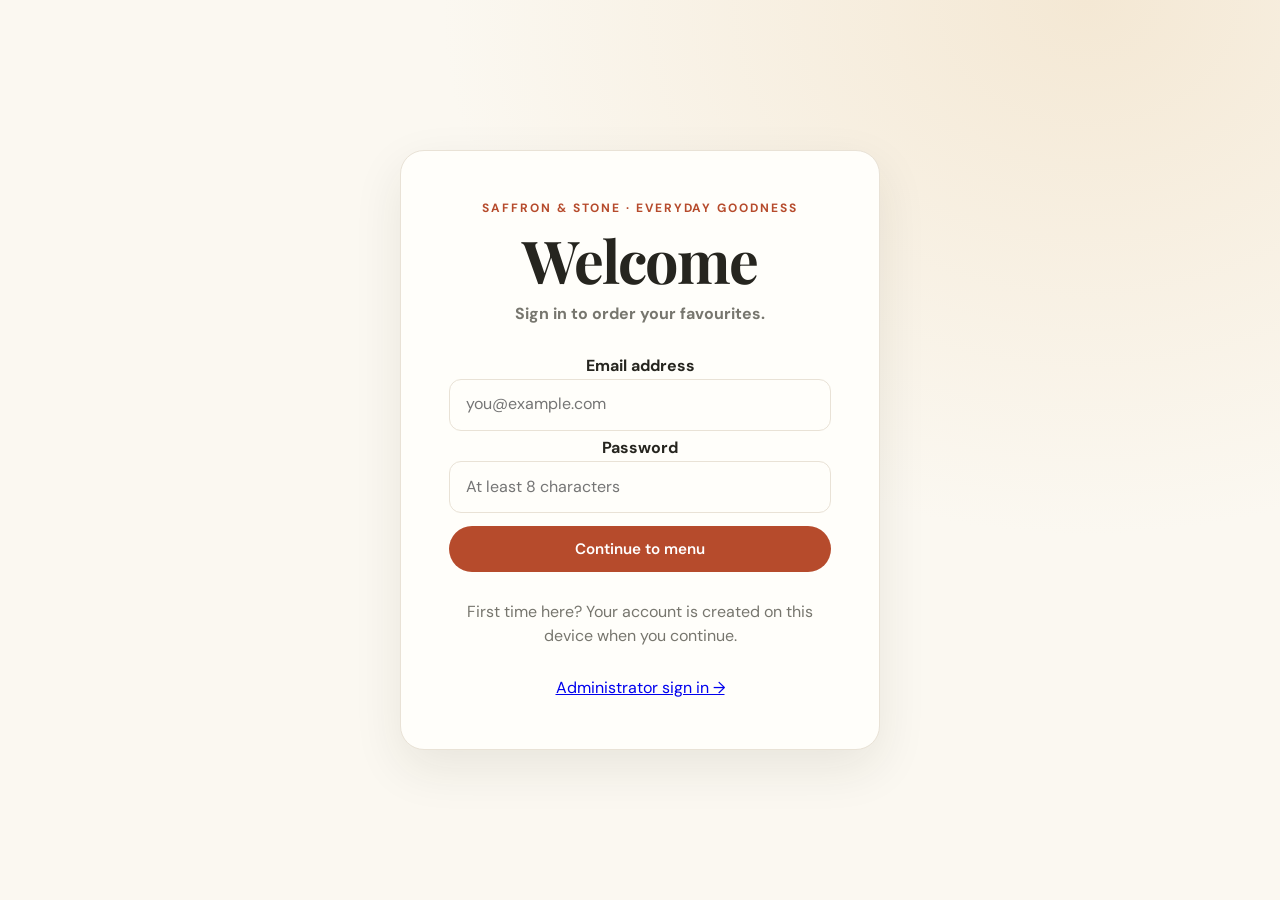
<file: index.html>
<!DOCTYPE html><html lang="en"><head><meta charset="UTF-8"><meta name="viewport" content="width=device-width,initial-scale=1"><title>Welcome · Saffron & Stone</title><link rel="stylesheet" href="index.css"><link rel="stylesheet" href="theme.css"><script src="lo.js" defer></script>  <link rel="stylesheet" href="polish.css">
</head><body><main class="Login"><p class="eyebrow">SAFFRON & STONE · EVERYDAY GOODNESS</p><h1>Welcome</h1><h4>Sign in to order your favourites.</h4><form id="loginForm"><label for="email">Email address</label><input type="email" id="email" placeholder="you@example.com" autocomplete="email" required><label for="password">Password</label><input type="password" id="password" placeholder="At least 8 characters" autocomplete="current-password" minlength="8" required><button type="submit">Continue to menu</button></form><p class="form-note">First time here? Your account is created on this device when you continue.</p><nav class="login-links"><a href="adminlogin.html">Administrator sign in →</a></nav></main><script>
async function passwordHash(password,salt){const key=await crypto.subtle.importKey('raw',new TextEncoder().encode(password),'PBKDF2',false,['deriveBits']);const bits=await crypto.subtle.deriveBits({name:'PBKDF2',salt:Uint8Array.from(atob(salt),c=>c.charCodeAt(0)),iterations:150000,hash:'SHA-256'},key,256);return btoa(String.fromCharCode(...new Uint8Array(bits)));}
document.getElementById('loginForm').addEventListener('submit',async event=>{event.preventDefault();const email=document.getElementById('email').value.trim().toLowerCase();const password=document.getElementById('password').value;if(password.length<8)return alert('Use a password with at least 8 characters.');const button=event.currentTarget.querySelector('button');button.disabled=true;try{const users=readStore('users',[]);let user=users.find(entry=>entry.email===email);if(user?.passwordHash){const attempt=await passwordHash(password,user.passwordSalt);if(attempt!==user.passwordHash){alert('Email or password is incorrect.');return;}}else{const saltBytes=crypto.getRandomValues(new Uint8Array(16));const salt=btoa(String.fromCharCode(...saltBytes));user=user||{email};delete user.password;user.passwordSalt=salt;user.passwordHash=await passwordHash(password,salt);if(!users.some(entry=>entry.email===email))users.push(user);}user.lastVisit=new Date().toISOString();writeStore('users',users);localStorage.setItem('currentUser',email);location.href='lo.html';}catch(error){alert('Sign in is unavailable in this browser. Open the site over HTTPS or through localhost and try again.');}finally{button.disabled=false;}});
</script></body></html>
</file>
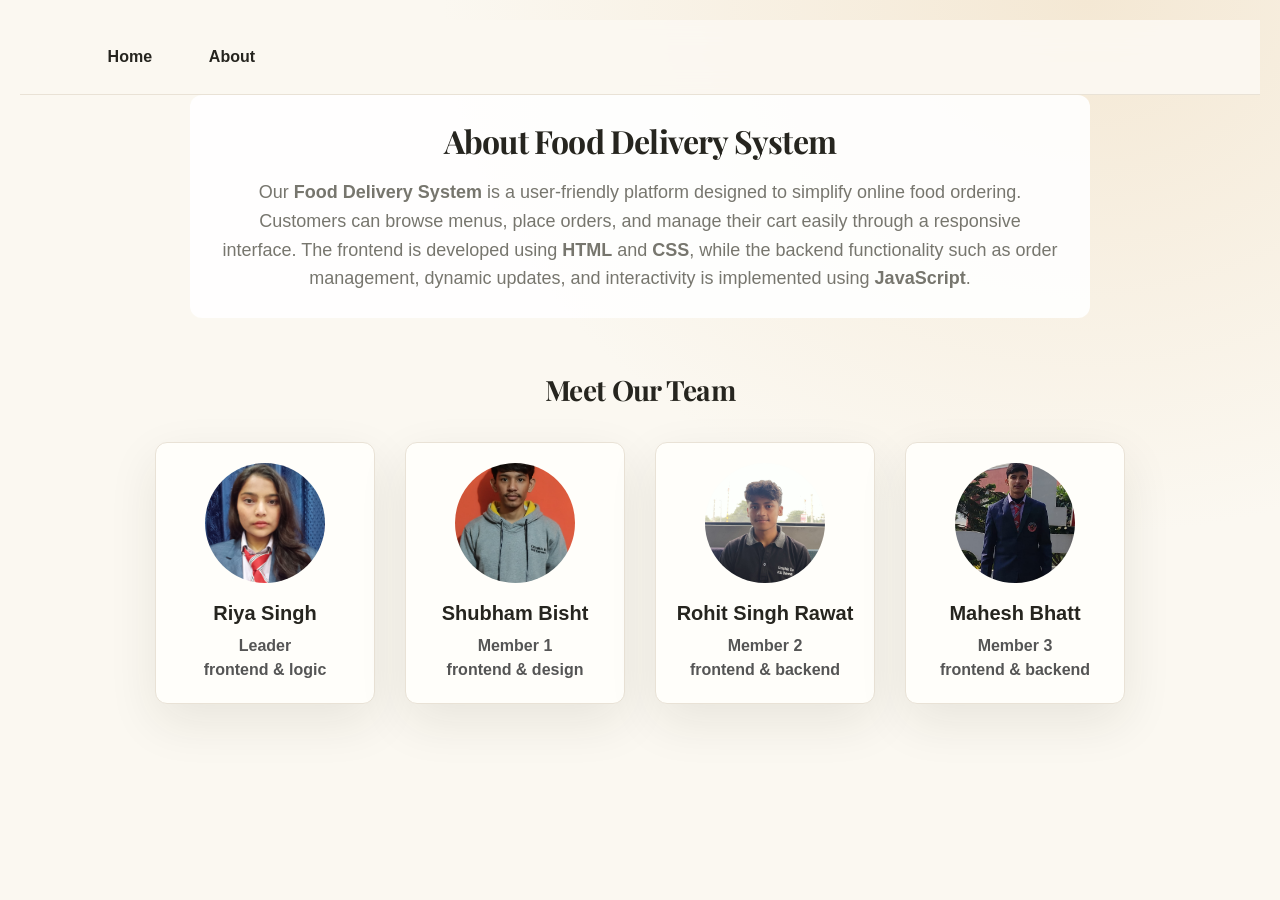
<file: about.html>
<!DOCTYPE html>
<html lang="en">
<head>
  <meta charset="UTF-8">
  <meta name="viewport" content="width=device-width, initial-scale=1.0">
  <title>About - Food Delivery System</title>
  <link rel="stylesheet" href="about.css">
  <link rel="stylesheet" href="theme.css">
  <link rel="stylesheet" href="polish.css">
</head>
<body>

  <!-- Header -->
  <header>
    <div class="nav-links">
      <a href="lo.html">Home</a>
      <a href="about.html">About</a>
    </div>
  </header>

  <!-- About Section -->
  <section class="about-section">
    <h1>About Food Delivery System</h1>
    <p>
      Our <strong>Food Delivery System</strong> is a user-friendly platform designed to simplify
      online food ordering. Customers can browse menus, place orders, and manage their cart
      easily through a responsive interface. The frontend is developed using <strong>HTML</strong>
      and <strong>CSS</strong>, while the backend functionality such as order management,
      dynamic updates, and interactivity is implemented using <strong>JavaScript</strong>.
    </p>
  </section>

  <!-- Team Section -->
  <section class="team-section">
    <h2>Meet Our Team</h2>
    <div class="team-container">
      <!-- Leader -->
      <div class="team-member">
        <div class="member-photo leader" style="background-image: url('assets/images/riya.jpg');"></div>
        <h3>Riya Singh</h3>
        <p><strong>Leader</strong></p>
        <p><strong>frontend & logic</strong></p>
      </div>

      <!-- Member 1 -->
      <div class="team-member">
        <div class="member-photo member1" style="background-image: url('assets/images/shubham.jpg');"></div>
        <h3>Shubham Bisht</h3>
        <p><strong>Member 1</strong></p>
        <p><strong>frontend & design</strong></p>
      </div>

      <!-- Member 2 -->
      <div class="team-member">
        <div class="member-photo member2" style="background-image: url('assets/images/rohit.jpg');"></div>
        <h3>Rohit Singh Rawat</h3>
        <p><strong>Member 2</strong></p>
        <p><strong>frontend & backend</strong></p>
      </div>

      <!-- Member 3 -->
      <div class="team-member">
        <div class="member-photo member3" style="background-image: url('assets/images/mahesh.jpg');"></div>
        <h3>Mahesh Bhatt</h3>
        <p><strong>Member 3</strong></p>
        <p><strong>frontend & backend</strong></p>
      </div>
    </div>
  </section>

</body>
</html>
</file>
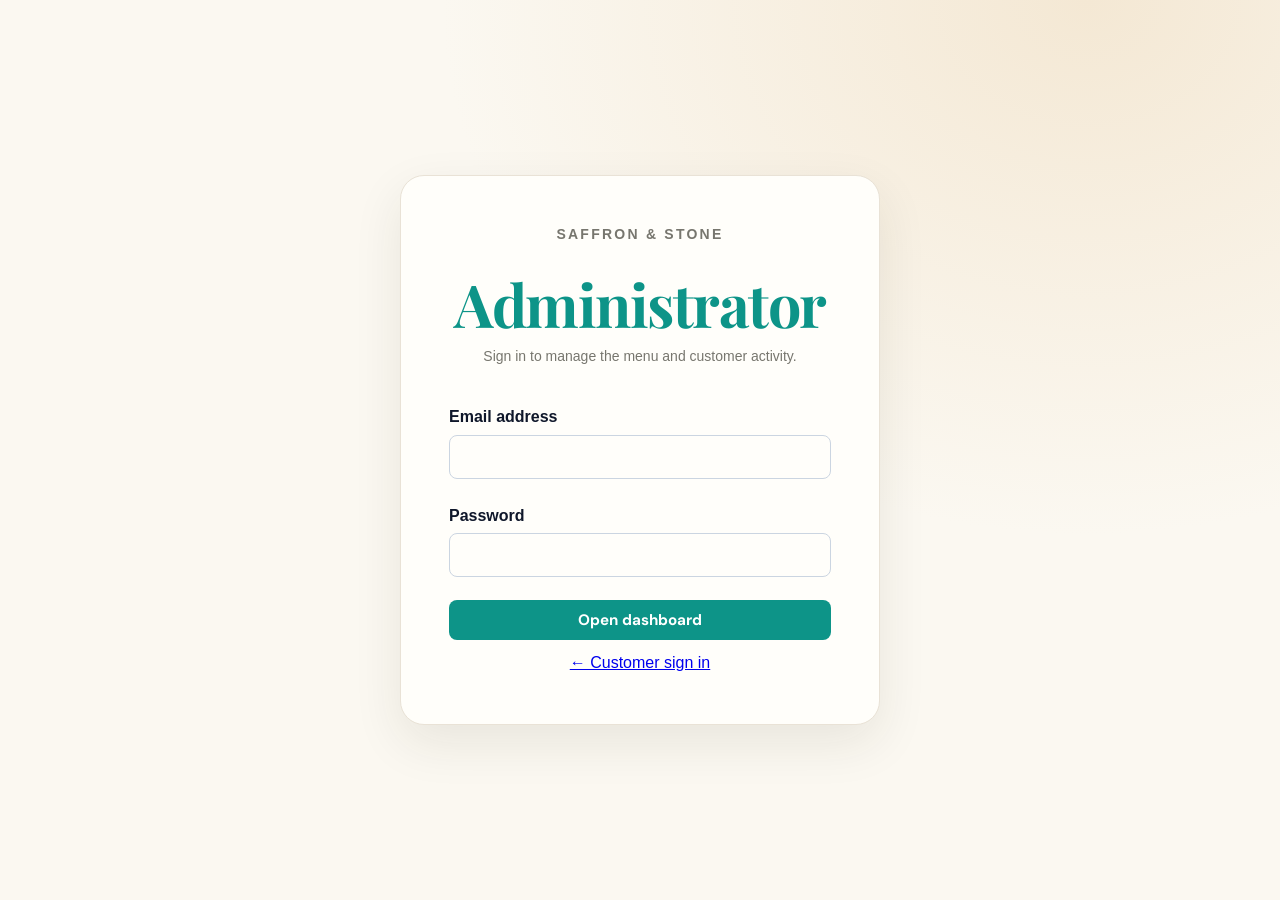
<file: admin.html>
<!DOCTYPE html><html lang="en"><head><meta charset="UTF-8"><meta name="viewport" content="width=device-width,initial-scale=1"><title>Admin dashboard · Saffron & Stone</title><link rel="stylesheet" href="admin.css"><link rel="stylesheet" href="theme.css">  <link rel="stylesheet" href="polish.css">
</head><body id="adminDashboard"><header class="admin-header"><div><p class="eyebrow">SAFFRON & STONE</p><h1>Dashboard</h1></div><nav class="nav-links"><a href="lo.html">View menu</a><button id="adminLogout" class="button-secondary">Sign out</button></nav></header><main class="admin-container"><section class="food-actions"><div><p class="eyebrow">MENU MANAGEMENT</p><h2>Add a dish</h2><p>Keep the menu fresh with a new favourite.</p></div><div class="admin-form-grid"><label>Dish name<input type="text" id="foodName" placeholder="e.g. Masala dosa"></label><label>Price in rupees<input type="number" id="foodPrice" placeholder="180" min="1" step="1"></label><label class="image-field">Dish photo <span>Optional · max 700 KB</span><input type="file" id="foodImg" accept="image/*"></label><button class="button" onclick="addFood()">Add to menu</button></div><div class="admin-remove"><label for="removeName">Remove a dish</label><input type="text" id="removeName" placeholder="Dish name"><button class="button button-secondary" onclick="removeFood()">Remove dish</button></div></section><section class="food-list"><p class="eyebrow">AVAILABLE NOW</p><h2>Current menu</h2><div class="table-wrap"><table id="foodTable"><thead><tr><th>#</th><th>Dish</th><th>Price</th></tr></thead><tbody></tbody></table></div></section><section class="customer-list"><p class="eyebrow">CUSTOMER ACTIVITY</p><h2>Visits &amp; orders</h2><div class="table-wrap"><table id="customerTable"><thead><tr><th>#</th><th>Email</th><th>Last visit</th><th>Orders</th></tr></thead><tbody></tbody></table></div></section></main><script src="lo.js"></script><script>document.getElementById('adminLogout').addEventListener('click',()=>{sessionStorage.removeItem('adminAuthenticated');location.href='adminlogin.html';});</script></body></html>
</file>
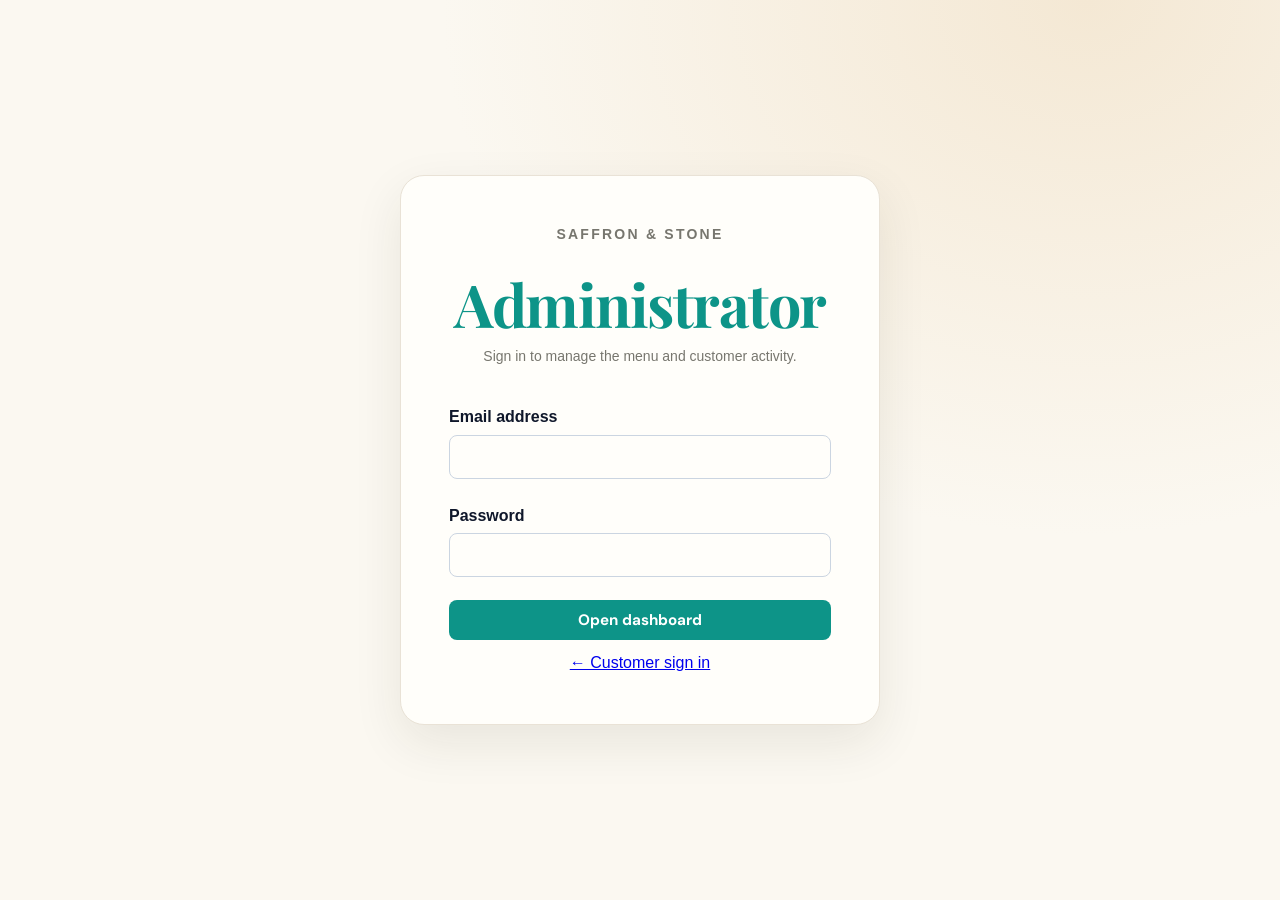
<file: adminlogin.html>
<!DOCTYPE html><html lang="en"><head><meta charset="UTF-8"><meta name="viewport" content="width=device-width,initial-scale=1"><title>Admin · Saffron & Stone</title><link rel="stylesheet" href="adminlogin.css"><link rel="stylesheet" href="theme.css"><script src="lo.js" defer></script>  <link rel="stylesheet" href="polish.css">
</head><body><main class="login-container"><p class="eyebrow">SAFFRON & STONE</p><h1>Administrator</h1><p>Sign in to manage the menu and customer activity.</p><form id="adminLogin"><label for="email">Email address</label><input id="email" type="email" autocomplete="username" required><label for="password">Password</label><input id="password" type="password" autocomplete="current-password" required><button type="submit">Open dashboard</button></form><a class="back-link" href="index.html">← Customer sign in</a></main><script>
document.getElementById('adminLogin').addEventListener('submit',event=>{event.preventDefault();const email=document.getElementById('email').value.trim();const password=document.getElementById('password').value;if(email==='mohanbhattadmin@gmail.com'&&password==='mahesh7668'){sessionStorage.setItem('adminAuthenticated','true');location.href='admin.html';}else alert('The email or password is incorrect.');});
</script></body></html>
</file>
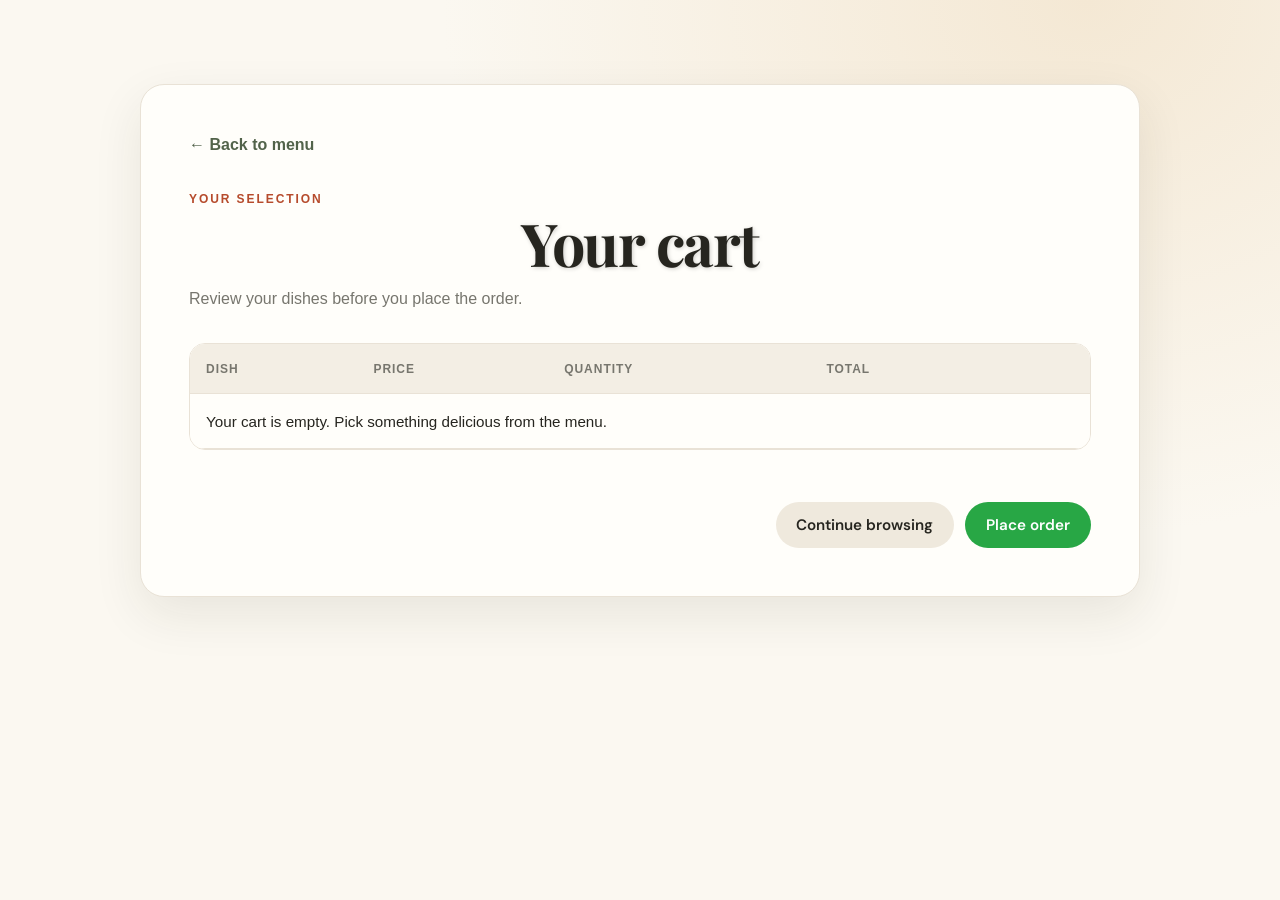
<file: cart.html>
<!DOCTYPE html>
<html lang="en"><head><meta charset="UTF-8"><meta name="viewport" content="width=device-width, initial-scale=1"><title>Your cart · Saffron & Stone</title><link rel="stylesheet" href="cart.css"><link rel="stylesheet" href="theme.css"><script src="lo.js"></script>  <link rel="stylesheet" href="polish.css">
</head>
<body><main class="page-shell"><a class="back-link" href="lo.html">← Back to menu</a><p class="eyebrow">YOUR SELECTION</p><h1>Your cart</h1><p class="page-intro">Review your dishes before you place the order.</p><div class="table-wrap"><table id="cartTable"><thead><tr><th>Dish</th><th>Price</th><th>Quantity</th><th>Total</th><th></th></tr></thead><tbody></tbody></table></div><div class="cart-footer"><p id="cartTotal"></p><div class="cart-buttons"><a class="button button-secondary" href="lo.html">Continue browsing</a><button class="button" id="checkoutButton">Place order</button></div></div></main>
<script>
const body=document.querySelector('#cartTable tbody');
function renderCart(){const cart=getCart();body.replaceChildren();if(!cart.length){const row=body.insertRow();const cell=row.insertCell();cell.colSpan=5;cell.textContent='Your cart is empty. Pick something delicious from the menu.';document.getElementById('cartTotal').textContent='';return;}let sum=0;cart.forEach((item,index)=>{const row=body.insertRow();[item.name,money(item.price),String(item.quantity),money(item.price*item.quantity)].forEach(value=>{const cell=row.insertCell();cell.textContent=value;});const action=row.insertCell();const remove=document.createElement('button');remove.className='text-button';remove.textContent='Remove';remove.onclick=()=>{cart.splice(index,1);saveCart(cart);renderCart();};action.append(remove);sum+=item.price*item.quantity;});document.getElementById('cartTotal').textContent=`Total · ${money(sum)}`;}
document.getElementById('checkoutButton').addEventListener('click',()=>{if(!requireCustomer())return;const cart=getCart();if(!cart.length)return alert('Your cart is empty.');cart.forEach(item=>placeOrder(item,item.quantity));saveCart([]);alert('Your order has been received.');location.href='orders.html';});renderCart();
</script></body></html>
</file>
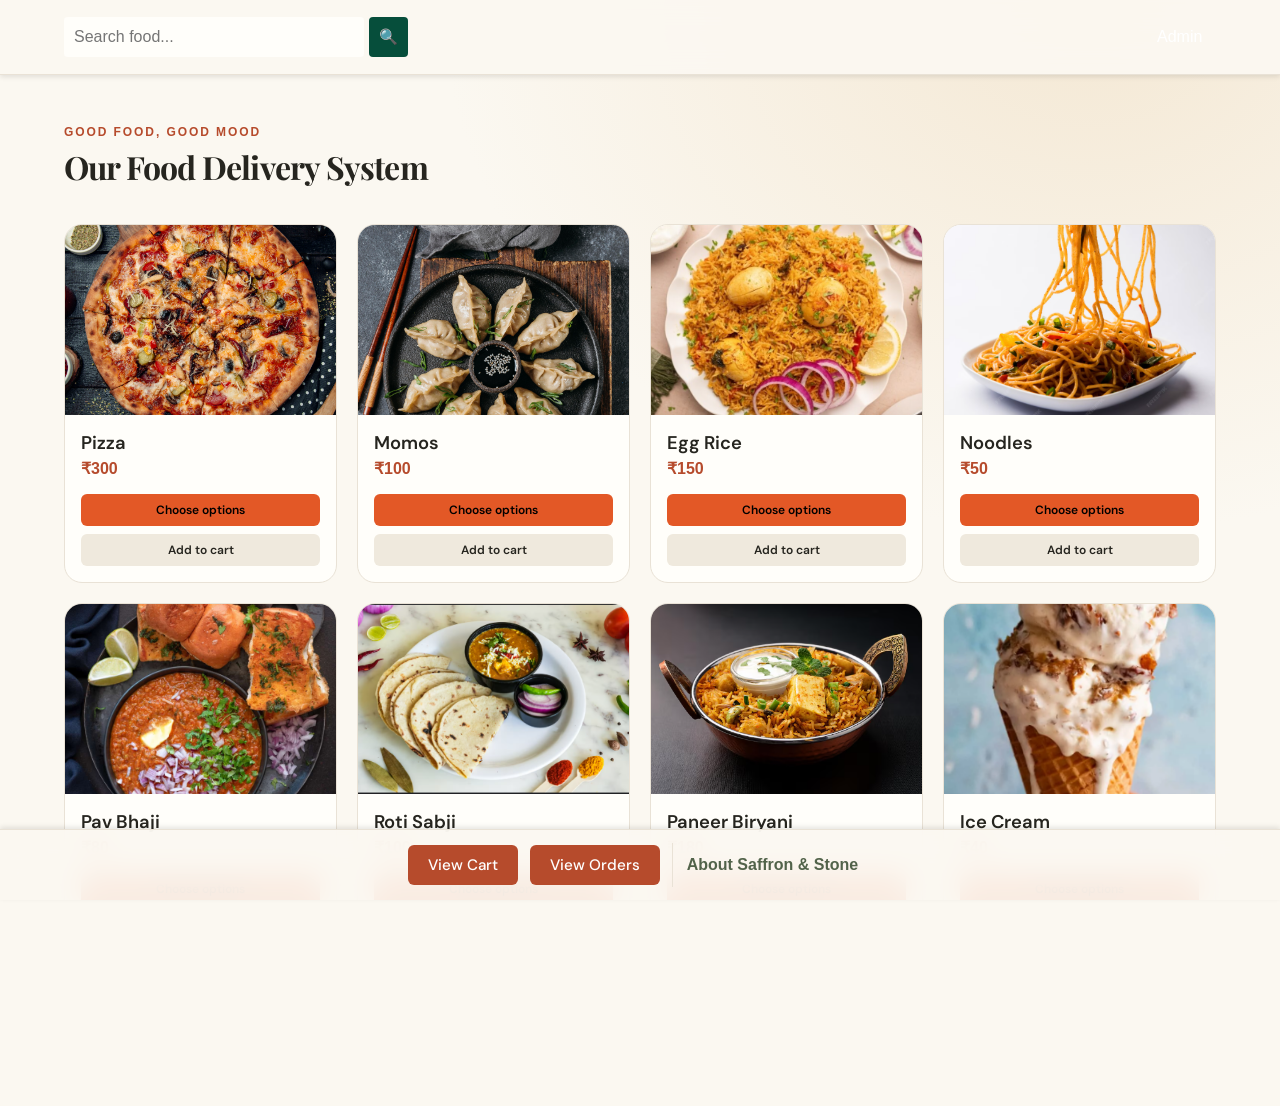
<file: lo.html>
<!DOCTYPE html>
<html lang="en">
<head>
  <meta charset="UTF-8" />
  <meta name="viewport" content="width=device-width, initial-scale=1.0" />
  <title>Food Delivery</title>
  <link rel="stylesheet" href="lo.css" />
  <link rel="stylesheet" href="theme.css">
  <link rel="stylesheet" href="polish.css">
</head>
<body>
  <header>
    <div class="search-bar">
      <input type="text" id="searchInput" placeholder="Search food..." onkeyup="searchFood()" />
      <button>🔍</button>
    </div>
    <div class="nav-links">
      <a href="adminlogin.html">Admin</a>
    </div>
  </header>
  <section class="menu">
    <h2>Our Food Delivery System</h2>
    <div id="menuContainer" class="menu-items"></div>
  </section>
  <footer>
    <button id="addToCartBtn">View Cart</button>
    <button id="viewOrderBtn">View Orders</button>
    <a class="footer-link" href="about.html">About Saffron &amp; Stone</a>
  </footer>

  <script src="lo.js"></script>
</body>
</html>
</file>
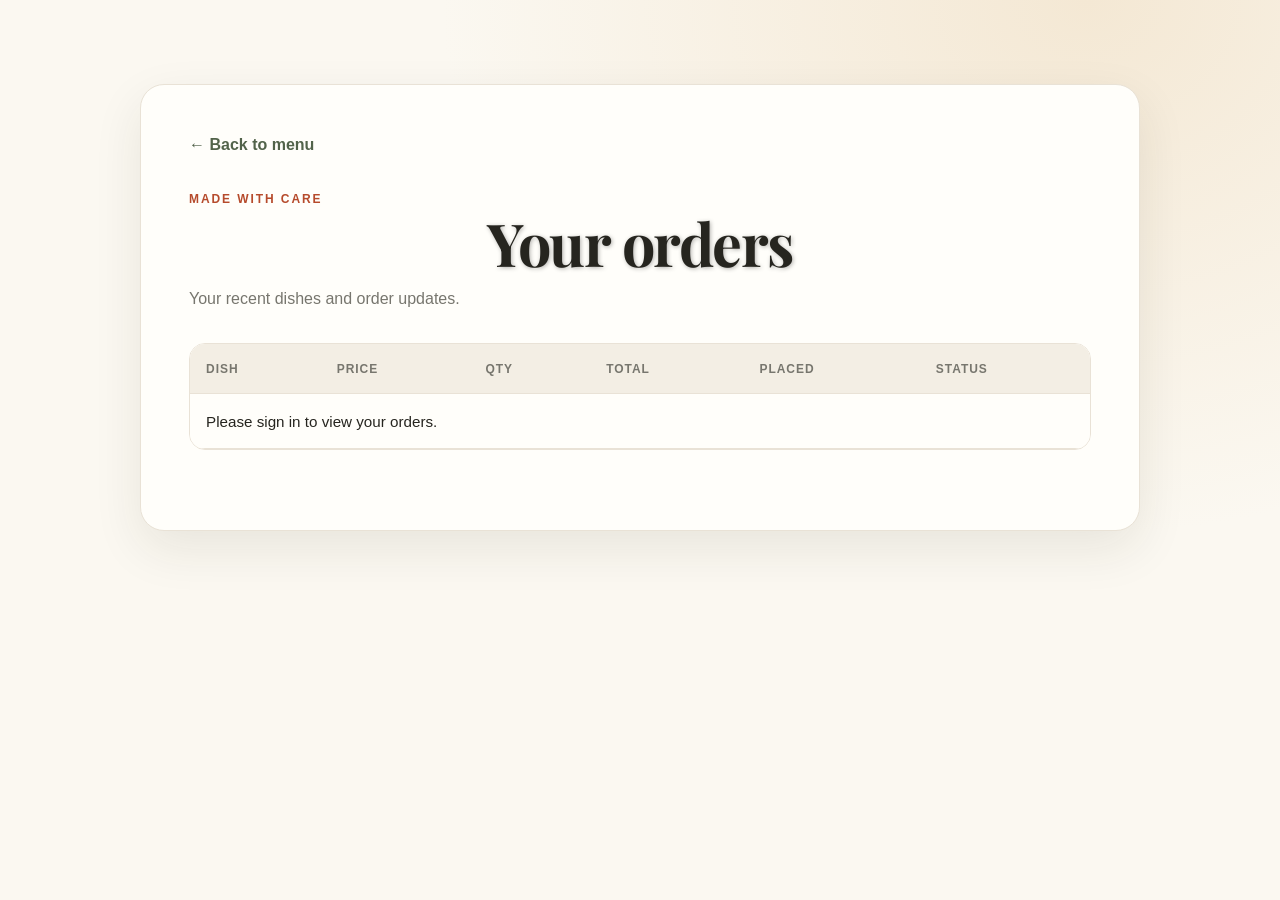
<file: orders.html>
<!DOCTYPE html><html lang="en"><head><meta charset="UTF-8"><meta name="viewport" content="width=device-width,initial-scale=1"><title>Your orders · Saffron & Stone</title><link rel="stylesheet" href="orders.css"><link rel="stylesheet" href="theme.css"><script src="lo.js"></script>  <link rel="stylesheet" href="polish.css">
</head><body><main class="page-shell"><a class="back-link" href="lo.html">← Back to menu</a><p class="eyebrow">MADE WITH CARE</p><h1>Your orders</h1><p class="page-intro">Your recent dishes and order updates.</p><div class="table-wrap"><table id="ordersTable"><thead><tr><th>Dish</th><th>Price</th><th>Qty</th><th>Total</th><th>Placed</th><th>Status</th></tr></thead><tbody></tbody></table></div><p id="orderTotal" class="order-total"></p></main><script>
const body=document.querySelector('#ordersTable tbody');const currentUser=getCurrentUser();const records=readStore('userOrders',[]).find(entry=>entry.email===currentUser)?.orders||[];if(!currentUser){const row=body.insertRow();const cell=row.insertCell();cell.colSpan=6;cell.textContent='Please sign in to view your orders.';}else if(!records.length){const row=body.insertRow();const cell=row.insertCell();cell.colSpan=6;cell.textContent='No orders yet. Your next favourite is waiting.';}else{let total=0;records.slice().reverse().forEach(order=>{const row=body.insertRow();[order.name,money(order.price),String(order.quantity||1),money(order.total??order.price),new Date(order.time).toLocaleString(),order.status||'Received'].forEach(value=>{const cell=row.insertCell();cell.textContent=value;});total+=Number(order.total??order.price);});document.getElementById('orderTotal').textContent=`Order total · ${money(total)}`;}
</script></body></html>
</file>
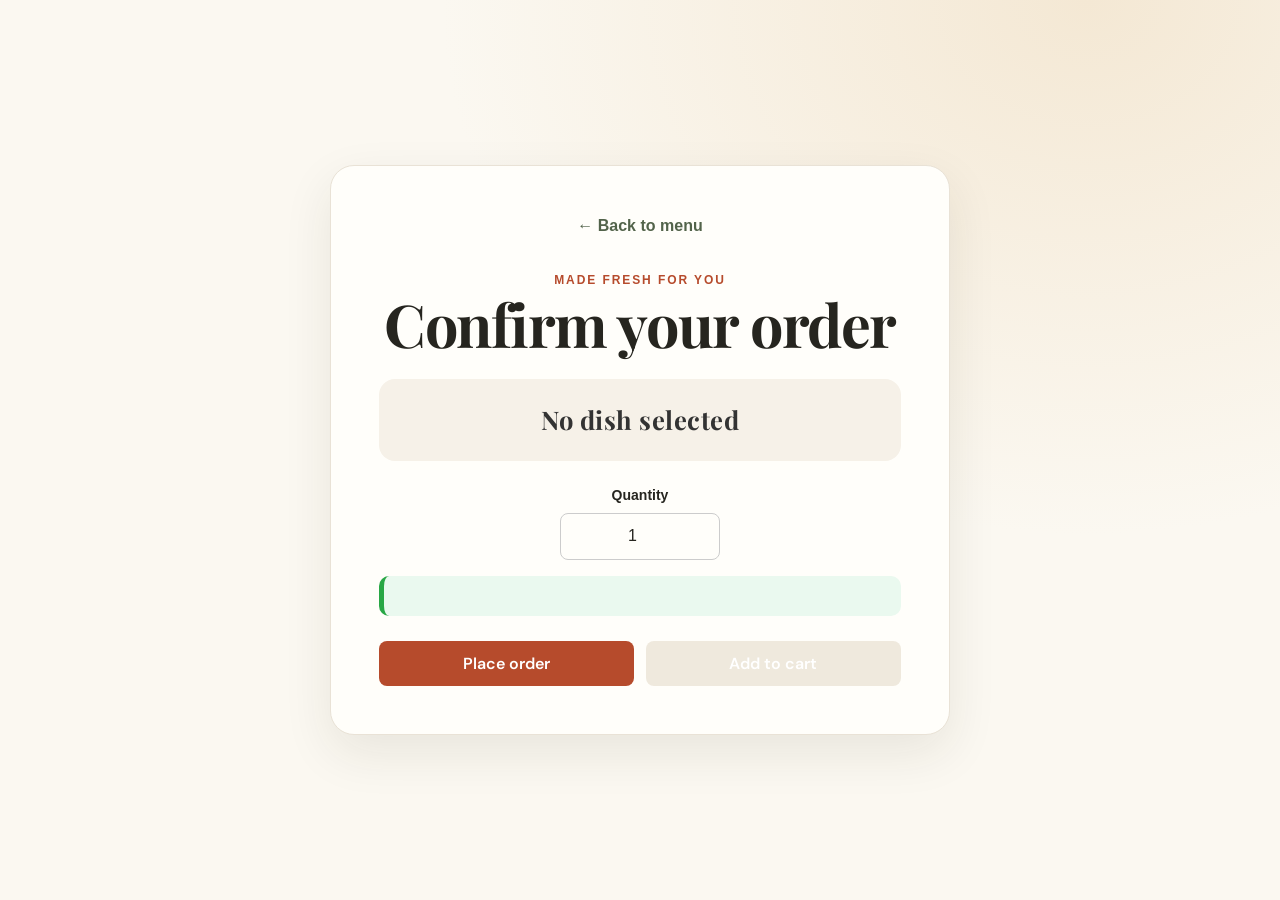
<file: placeorder.html>
<!DOCTYPE html><html lang="en"><head><meta charset="UTF-8"><meta name="viewport" content="width=device-width,initial-scale=1"><title>Confirm order · Saffron & Stone</title><link rel="stylesheet" href="placeorder.css"><link rel="stylesheet" href="theme.css"><script src="lo.js"></script>  <link rel="stylesheet" href="polish.css">
</head><body><main class="order-box page-shell"><a class="back-link" href="lo.html">← Back to menu</a><p class="eyebrow">MADE FRESH FOR YOU</p><h1>Confirm your order</h1><section class="item-info"><h2 id="itemName">Loading dish…</h2><p id="itemPrice"></p></section><label for="qty">Quantity</label><input type="number" id="qty" value="1" min="1" max="50"><p class="order-summary" id="orderSummary"></p><div class="buttons"><button class="button" id="placeButton">Place order</button><button class="button button-secondary" id="cartButton">Add to cart</button></div></main><script>
const item=(()=>{try{return JSON.parse(localStorage.getItem('selectedItem'));}catch{return null;}})();const name=document.getElementById('itemName'),price=document.getElementById('itemPrice'),summary=document.getElementById('orderSummary');if(item){name.textContent=item.name;price.textContent=money(item.price)+' each';}else{name.textContent='No dish selected';}
function quantity(){const input=document.getElementById('qty');const value=Number(input.value);if(!Number.isInteger(value)||value<1||value>50){alert('Choose a quantity from 1 to 50.');input.focus();return null;}return value;}
document.getElementById('placeButton').onclick=()=>{const qty=quantity();if(!item||!qty)return;if(!placeOrder(item,qty))return;summary.textContent=`Order received · ${qty} × ${item.name} · ${money(item.price*qty)}`;setTimeout(()=>location.href='orders.html',900);};document.getElementById('cartButton').onclick=()=>{const qty=quantity();if(!item||!qty)return;if(addToCart(item,qty)){summary.textContent=`Added ${qty} × ${item.name} to your cart.`;setTimeout(()=>location.href='cart.html',700);}};
</script></body></html>
</file>
<file: index.css>
body {
  font-family: Arial, sans-serif;
  display: flex;
  justify-content: center;
  align-items: center;
  height: 100vh;
  background-color: #f0f0f0;
  background-image: url("assets/images/Screenshot 2025-10-17 045859.png");
  background-repeat: no-repeat;
  background-size: cover;
}

.Login {
  background-color: white;
  padding: 40px;
  border-radius: 12px;
  box-shadow: 0 4px 15px rgba(0,0,0,0.2);
  width: 350px;
  text-align: center;
}

/* Forget Password button under password */
.forgot-password {
  text-align: right; /* button aligned right under password */
  margin-top: 5px;
}

.forgot-btn {
  background: none;
  border: none;
  color: #0984e3;
  cursor: pointer;
  font-size: 14px;
  transition: 0.3s;
  padding: 0;
}

.forgot-btn:hover {
  color: #74b9ff;
  text-decoration: underline;
}

/* Input fields */
input {
  width: 100%;
  padding: 10px;
  font-size: 16px;
  border-radius: 8px;
  border: 1px solid #ccc;
  outline: none;
  margin-bottom: 5px;
}

/* Sign In button */
button {
  width: 100%;
  padding: 10px;
  background-color: #0984e3;
  color: white;
  border: none;
  border-radius: 8px;
  font-size: 16px;
  cursor: pointer;
  margin-top: 15px;
}

button:hover {
  background-color: #74b9ff;
}


















/* General Layout */
body {
  font-family: 'Poppins', sans-serif;
  margin: 0;
  background-color: #f8fafc;
}

/* Header */
header {
  background-color: #0d9488;
  color: white;
  padding: 15px 20px;
  display: flex;
  justify-content: space-between;
  align-items: center;
}

.search-bar input {
  padding: 8px;
  border-radius: 8px;
  border: none;
  outline: none;
}

.nav-links a {
  margin-left: 15px;
  color: white;
  text-decoration: none;
  font-weight: 600;
}

/* Menu Section */
.menu {
  text-align: center;
  padding: 30px;
}

.menu-items {
  display: flex;
  flex-wrap: wrap;
  justify-content: center;
  gap: 25px;
}

.card {
  width: 200px;
  height: 290px;
  background: white;
  border-radius: 12px;
  box-shadow: 0 4px 10px rgba(0,0,0,0.1);
  padding: 10px;
  transition: transform 0.2s;
}

.card:hover {
  transform: scale(1.03);
}

.card img {
  width: 100%;
  height: 150px;
  border-radius: 8px;
  object-fit: cover;
}

.card h3 {
  margin: 10px 0 5px;
  color: #0f172a;
}

.card p {
  color: #475569;
}

.card button {
  background-color: #f97316;
  color: white;
  border: none;
  padding: 8px 12px;
  border-radius: 8px;
  cursor: pointer;
}

/* Footer */
footer {
  background-color: #0d9488;
  padding: 20px;
  display: flex;
  justify-content: center;
  gap: 50px;
  position: fixed;
  bottom: 0;
  width: 100%;
}

footer button {
  background-color: #f97316;
  color: white;
  padding: 10px 25px;
  border: none;
  border-radius: 8px;
  cursor: pointer;
}

/* Cart Modal */
.cart-modal {
  display: none;
  position: fixed;
  z-index: 10;
  left: 0;
  top: 0;
  width: 100%;
  height: 100%;
  background: rgba(0,0,0,0.4);
}

.cart-content {
  background-color: white;
  margin: 8% auto;
  padding: 20px;
  border-radius: 12px;
  width: 400px;
  text-align: center;
  position: relative;
}

.close {
  position: absolute;
  top: 10px;
  right: 20px;
  cursor: pointer;
  font-size: 22px;
}

.cart-content ul {
  list-style: none;
  padding: 0;
  margin: 10px 0;
}

.cart-content li {
  background: #f3f4f6;
  margin: 8px 0;
  padding: 8px;
  border-radius: 8px;
}

.checkout {
  margin-top: 10px;
  background: #0d9488;
  color: white;
  padding: 10px 20px;
  border: none;
  border-radius: 8px;
  cursor: pointer;
}
</file>
<file: theme.css>
@import url('https://fonts.googleapis.com/css2?family=DM+Sans:wght@400;500;600;700&family=Playfair+Display:wght@600;700&display=swap');
:root{--ink:#26251f;--muted:#77766e;--paper:#fbf8f1;--card:#fffefa;--accent:#b64b2c;--accent-dark:#90391f;--olive:#52634a;--line:#e9e2d6;--shadow:0 18px 50px rgba(49,39,25,.09)}
*{box-sizing:border-box}html{min-height:100%;background:var(--paper)}body{margin:0;min-height:100vh;background:radial-gradient(ellipse at 85% 0%,#f4e8d4 0,transparent 42%),var(--paper);color:var(--ink);font:16px/1.55 'DM Sans',Arial,sans-serif;overflow:auto}h1,h2,.menu h2{font-family:'Playfair Display',Georgia,serif;color:var(--ink);letter-spacing:-.025em}h1{font-size:clamp(2.35rem,5vw,3.7rem);line-height:1.05;margin:.25rem 0 .75rem}h2{font-size:clamp(1.8rem,4vw,2.7rem)}p{color:var(--muted)}button,.button{display:inline-flex;align-items:center;justify-content:center;gap:.45rem;border:0;border-radius:999px;background:var(--accent);color:white;padding:.82rem 1.3rem;font:600 .95rem 'DM Sans',sans-serif;text-decoration:none;cursor:pointer;transition:background .18s,transform .18s,box-shadow .18s}button:hover,.button:hover{background:var(--accent-dark);box-shadow:0 8px 20px #90391f33;transform:translateY(-1px)}button:focus-visible,a:focus-visible,input:focus-visible{outline:3px solid #d6a75a;outline-offset:3px}.button-secondary{background:#efe9dd;color:var(--ink)}.button-secondary:hover{background:#e6ddcd;color:var(--ink)}input{font:inherit;border:1px solid var(--line);border-radius:12px;background:#fffefa;color:var(--ink);padding:.8rem 1rem}header{position:sticky;top:0;z-index:5;width:100%;max-width:none;display:flex;align-items:center;justify-content:space-between;gap:1rem;padding:1rem clamp(1rem,5vw,5rem);background:#fbf8f1ed;border-bottom:1px solid var(--line);backdrop-filter:blur(14px);margin:0;text-align:left}.search-bar{display:flex;gap:.5rem;flex:1;max-width:560px}.search-bar input{width:100%}.nav-links{display:flex;align-items:center;gap:.6rem}.nav-links a{color:var(--ink);background:transparent;padding:.55rem .85rem;text-decoration:none;border-radius:999px}.nav-links a:hover{background:#efe9dd}.menu{height:auto;max-width:1440px;margin:auto;padding:3rem clamp(1rem,5vw,5rem) 7rem;text-align:left;overflow:visible}.menu h2{margin:0 0 .7rem}.menu:before{content:'GOOD FOOD, GOOD MOOD';display:block;color:var(--accent);font-size:.75rem;font-weight:700;letter-spacing:.16em}.menu-items{display:grid;grid-template-columns:repeat(auto-fit,minmax(220px,1fr));gap:1.25rem;margin:2rem auto}.food-item{width:auto;height:auto;min-height:310px;padding:0 0 1rem;justify-content:flex-start;align-items:stretch;overflow:hidden;border:1px solid var(--line);border-radius:18px;background:var(--card);box-shadow:none;text-align:left}.food-item:hover{transform:translateY(-4px);box-shadow:var(--shadow)}.food-item img{width:100%;height:190px;object-fit:cover;border-radius:0;margin:0;box-shadow:none}.food-item h3{font:600 1.15rem 'DM Sans',sans-serif;margin:1rem 1rem .15rem}.food-item .food-price{font-size:1rem;color:var(--accent);font-weight:700;margin:0 1rem .75rem}.food-item button{margin:auto 1rem 0;width:calc(100% - 2rem)}.empty-state{grid-column:1/-1;padding:3rem;background:var(--card);border:1px solid var(--line);border-radius:18px;text-align:center}footer{position:fixed;z-index:5;bottom:0;left:0;right:0;width:100%;justify-content:center;gap:.75rem;padding:.8rem 1rem;background:#fbf8f1ed;border-top:1px solid var(--line);backdrop-filter:blur(14px)}#addToCartBtn,#viewOrderBtn,footer button{display:inline-flex;width:auto;height:auto;margin:0;border:0;background:var(--accent);color:white}#viewOrderBtn{display:inline-flex}.page-shell,.Login,.login-container,.admin-container{width:min(100% - 2rem,1000px);margin:4rem auto;padding:clamp(1.25rem,4vw,3rem);border:1px solid var(--line);border-radius:24px;background:var(--card);box-shadow:var(--shadow)}.page-shell .back-link{display:inline-block;margin-bottom:2rem;color:var(--olive);text-decoration:none;font-weight:700}.eyebrow{margin:0;color:var(--accent);font-size:.75rem;font-weight:700;letter-spacing:.16em}.page-intro{margin-top:0}.table-wrap{width:100%;overflow:auto;border:1px solid var(--line);border-radius:16px;margin:2rem 0}table{width:100%;border-collapse:collapse;background:var(--card);box-shadow:none;border-radius:0;overflow:visible}th,td{padding:.95rem 1rem;text-align:left;font-size:.95rem;border-bottom:1px solid var(--line)}th{background:#f3eee4;color:var(--muted);font-size:.75rem;text-transform:uppercase;letter-spacing:.08em}tr:nth-child(even),tr:hover{background:#fffefa}.grand-total td{background:#f3eee4;color:var(--ink);font-weight:700}.cart-footer{display:flex;align-items:center;justify-content:space-between;gap:1rem}.cart-footer>p{font:700 1.5rem 'Playfair Display',serif;color:var(--ink)}.cart-buttons,.buttons{display:flex;flex-wrap:wrap;gap:.7rem}.text-button{padding:0;background:none;color:var(--accent);box-shadow:none}.text-button:hover{background:none;box-shadow:none;text-decoration:underline;transform:none}.order-box{max-width:620px}.order-box label{display:block;margin:1.5rem 0 .45rem;font-weight:700}.order-box input{width:100%;max-width:160px}.item-info{margin:1.5rem 0;padding:1.2rem;background:#f6f1e8;border-radius:16px}.item-info h2{font-size:1.6rem;margin:.1rem 0}.item-info p{margin:0;color:var(--accent);font-weight:700}.order-summary{min-height:1.5rem;margin:1rem 0}.Login,.login-container{max-width:480px;display:flex;flex-direction:column;gap:.7rem}.Login h1,.login-container h1{margin:0}.Login h4,.login-container p{margin:0 0 1rem;color:var(--muted)}.Login label,.login-container label{font-weight:700}.Login input,.login-container input{width:100%}.Login button,.login-container button{margin-top:.5rem}.admin-container{max-width:1200px;display:flex;flex-direction:column;gap:2rem}.admin-container section,.food-actions{padding:1.5rem;border:1px solid var(--line);border-radius:18px;background:var(--card)}.food-actions input{display:block;width:min(100%,480px);margin:.65rem 0}.food-actions h2,.admin-container h2{font-size:1.65rem}.team-member{border:1px solid var(--line);background:var(--card);box-shadow:var(--shadow)}.about-content,.about-container{max-width:1000px;margin:auto;padding:2rem}.back-btn{background:var(--olive)}@media(max-width:650px){header{flex-wrap:wrap}.search-bar{order:2;max-width:none;flex-basis:100%}.nav-links{margin-left:auto}.menu{padding-top:2rem}.menu-items{grid-template-columns:repeat(auto-fit,minmax(155px,1fr));gap:.8rem}.food-item{min-height:265px}.food-item img{height:145px}footer{gap:.5rem}footer button{padding:.7rem 1rem;font-size:.85rem}.page-shell{margin:1rem auto}.cart-footer{align-items:flex-start;flex-direction:column}.cart-buttons,.cart-buttons .button{width:100%}th,td{padding:.7rem .55rem;font-size:.84rem}.table-wrap{margin:1.3rem 0}}
</file>
<file: polish.css>
/* Shared layout refinements */
footer { display: flex; align-items: center; flex-wrap: wrap; }
.footer-link { color: var(--olive); font-weight: 700; text-decoration: none; padding: .6rem .85rem; border-left: 1px solid var(--line); }
.food-actions-row { display: grid; gap: .5rem; margin: auto 1rem 0; }
.food-item .food-actions-row button { width: 100%; margin: 0; }
.food-item .add-to-cart-card { background: #efe9dd; color: var(--ink); }

/* Keep interactions clear without motion-heavy hover effects. */
button, .button, .food-item, .nav-links a { transition: none; transform: none !important; }
button:hover, .button:hover { box-shadow: none; transform: none; background: var(--accent-dark); }
.button-secondary:hover, .food-item .add-to-cart-card:hover { background: #e6ddcd; color: var(--ink); }
.food-item:hover { transform: none; box-shadow: none; }
.text-button:hover { background: transparent; box-shadow: none; transform: none; text-decoration: underline; }

/* Admin dashboard */
.admin-header { max-width: none; margin: 0; padding: 1.1rem clamp(1rem, 5vw, 5rem); text-align: left; }
.admin-header .eyebrow { margin: 0; }
.admin-header h1 { font-size: 1.8rem; margin: .2rem 0 0; }
.admin-header .nav-links { display: flex; gap: .65rem; }
.admin-header .nav-links a { background: #efe9dd; }
.admin-header button { margin: 0; }
.admin-container { display: grid; grid-template-columns: 1fr 1fr; align-items: start; max-width: 1440px; margin: 2rem auto; padding: 0 clamp(1rem, 5vw, 5rem); border: 0; background: transparent; box-shadow: none; }
.admin-container section { min-width: 0; padding: clamp(1.2rem, 2.5vw, 2rem); }
.admin-container .food-actions { grid-column: 1 / -1; display: grid; grid-template-columns: 1fr 2fr; gap: 1.5rem; }
.admin-container .food-actions > div:first-child p:last-child { margin-bottom: 0; }
.admin-container .food-actions h2, .admin-container h2 { margin: .2rem 0 .8rem; font: 700 1.55rem 'Playfair Display', Georgia, serif; }
.admin-form-grid { display: grid; grid-template-columns: 1fr 1fr; gap: .8rem; align-items: end; }
.admin-form-grid label, .admin-remove label { display: grid; gap: .4rem; font-size: .88rem; font-weight: 700; color: var(--ink); }
.admin-form-grid input, .admin-remove input { width: 100%; min-width: 0; }
.admin-form-grid .image-field { grid-column: 1; }
.image-field span { font-weight: 400; color: var(--muted); }
.admin-form-grid > button { height: 48px; margin: 0; }
.admin-remove { grid-column: 2; display: grid; grid-template-columns: 1fr auto; gap: .7rem; align-items: end; padding-top: 1rem; border-top: 1px solid var(--line); }
.admin-remove label { grid-column: 1 / -1; }
.admin-remove button { margin: 0; }
.admin-container .table-wrap { margin-bottom: 0; }
.admin-container table { min-width: 520px; }

@media (max-width: 850px) {
  .admin-container { grid-template-columns: 1fr; }
  .admin-container .food-actions { grid-column: auto; grid-template-columns: 1fr; }
  .admin-remove { grid-column: auto; }
}
@media (max-width: 600px) {
  footer { gap: .5rem; }
  .footer-link { border-left: 0; padding: .4rem .6rem; }
  .admin-header { align-items: flex-start; }
  .admin-header .nav-links { flex-wrap: wrap; justify-content: flex-end; }
  .admin-form-grid { grid-template-columns: 1fr; }
  .admin-form-grid .image-field { grid-column: auto; }
  .admin-remove { grid-template-columns: 1fr; }
  .admin-remove label { grid-column: auto; }
  .admin-container table { min-width: 500px; }
}
.admin-container { width: min(100% - 2rem, 1440px); }
</file>
<file: about.css>
* {
  box-sizing: border-box;
  margin: 0;
  padding: 0;
  font-family: 'Segoe UI', Tahoma, Geneva, Verdana, sans-serif;
}

/* ---------------- BODY & BACKGROUND ---------------- */
body {
  background: url('assets/images/backgroundimages.png') no-repeat center center fixed;
  background-size: cover;
  min-height: 100vh;
  padding: 20px;
  color: #333;
}

/* ---------------- HEADER ---------------- */
header {
  text-align: center;
  margin-bottom: 40px;
}

.nav-links a {
  text-decoration: none;
  color: #fff;
  background-color: #5a9bd5;
  padding: 10px 25px;
  border-radius: 8px;
  margin: 0 10px;
  font-weight: 600;
  transition: 0.3s;
}

.nav-links a:hover {
  background-color: #407ec9;
  box-shadow: 0 4px 10px rgba(64,126,201,0.5);
}

/* ---------------- ABOUT SECTION ---------------- */
.about-section {
  background: rgba(255,255,255,0.9);
  padding: 25px 30px;
  border-radius: 12px;
  max-width: 900px;
  margin: 0 auto 50px;
  text-align: center;
}

.about-section h1 {
  margin-bottom: 20px;
  font-size: 32px;
}

.about-section p {
  font-size: 18px;
  line-height: 1.6;
}

/* ---------------- TEAM SECTION ---------------- */
.team-section {
  max-width: 1200px;
  margin: 0 auto;
  text-align: center;
}

.team-section h2 {
  font-size: 28px;
  margin-bottom: 30px;
}

/* Team Container */
.team-container {
  display: flex;
  flex-wrap: wrap;
  justify-content: center;
  gap: 30px;
}

/* Individual Team Member */
.team-member {
  background: rgba(255,255,255,0.9);
  border-radius: 12px;
  padding: 20px;
  width: 220px;
  box-shadow: 0 4px 15px rgba(0,0,0,0.2);
  text-align: center;
  transition: transform 0.3s, box-shadow 0.3s;
}

.team-member:hover {
  transform: translateY(-5px);
  box-shadow: 0 8px 25px rgba(0,0,0,0.3);
}

/* Member Photos */
.member-photo {
  width: 120px;
  height: 120px;
  border-radius: 50%;
  background-color: #ccc;
  margin: 0 auto 15px;
  background-size: cover;
  background-position: center;
}

/* Default colors for members without images */
.leader:not([style]) { background-color: #f39c12; }
.member1:not([style]) { background-color: #3498db; }
.member2:not([style]) { background-color: #2ecc71; }
.member3:not([style]) { background-color: #e74c3c; }

.team-member h3 {
  font-size: 20px;
  margin-bottom: 5px;
}

.team-member p {
  font-size: 16px;
  font-weight: 600;
  color: #555;
}

/* ---------------- RESPONSIVE ---------------- */
@media screen and (max-width: 768px) {
  .team-container {
    flex-direction: column;
    align-items: center;
  }
}
</file>
<file: admin.css>
* {
  box-sizing: border-box;
  margin: 0;
  padding: 0;
  font-family: 'Segoe UI', Tahoma, Geneva, Verdana, sans-serif;
}

/* ---------------- BODY ---------------- */
body {
  background: url('assets/images/total.png.png') no-repeat center center fixed;
  background-size: cover;
  min-height: 100vh;
  padding: 20px;
  color: #333;
  display: flex;
  flex-direction: column;
  align-items: center;
}

/* Optional overlay for readability */
body::before {
  content: "";
  position: fixed;
  top: 0;
  left: 0;
  width: 100%;
  height: 100%;
  background-color: rgba(255, 255, 255, 0.9);
  z-index: -1;
}
/* Individual Team Member */
.team-member {
  background: rgba(255,255,255,0.9);
  border-radius: 12px;
  padding: 25px;
  width: 250px; /* increased width */
  box-shadow: 0 4px 15px rgba(0,0,0,0.2);
  text-align: center;
  transition: transform 0.3s, box-shadow 0.3s;
}

.team-member:hover {
  transform: translateY(-5px);
  box-shadow: 0 8px 25px rgba(0,0,0,0.3);
}

/* Member Photos */
.member-photo {
  width: 150px;  /* increased from 120px */
  height: 150px; /* increased from 120px */
  border-radius: 50%;
  background-color: #ccc;
  margin: 0 auto 15px;
  background-size: cover;
  background-position: center;
}


/* Header */
header {
  width: 100%;
  max-width: 1200px;
  text-align: center;
  margin-bottom: 30px;
}

header h1 {
  font-size: 36px;
  margin-bottom: 10px;
  color: #333;
  text-shadow: 1px 1px 4px rgba(0,0,0,0.2);
}

.nav-links a {
  text-decoration: none;
  color: #fff;
  background-color: #5a9bd5;
  padding: 10px 20px;
  border-radius: 8px;
  font-weight: 600;
  transition: all 0.2s ease;
}

.nav-links a:hover {
  background-color: #407ec9;
  box-shadow: 0 4px 15px rgba(64,126,201,0.5);
}

/* Main container */
.admin-container {
  width: 100%;
  max-width: 1200px;
  display: flex;
  flex-direction: column;
  gap: 40px;
}

/* ---------------- FOOD ACTIONS ---------------- */
.food-actions {
  background-color: rgba(255,255,255,0.95);
  padding: 25px;
  border-radius: 12px;
  box-shadow: 0 6px 20px rgba(0,0,0,0.2);
}

.food-actions h2 {
  margin-bottom: 15px;
  color: #333;
}

.food-actions input[type="text"],
.food-actions input[type="number"],
.food-actions input[type="file"] {
  display: block;
  width: 100%;
  max-width: 400px;
  padding: 10px 12px;
  margin-bottom: 15px;
  border: 1px solid #ccc;
  border-radius: 8px;
  font-size: 15px;
}

.food-actions button {
  padding: 12px 25px;
  font-size: 16px;
  font-weight: 600;
  border: none;
  border-radius: 8px;
  cursor: pointer;
  background-color: #28a745;
  color: #fff;
  transition: all 0.2s ease;
}

.food-actions button:hover {
  background-color: #218838;
  box-shadow: 0 4px 15px rgba(33,136,56,0.5);
}

/* ---------------- TABLES ---------------- */
table {
  width: 100%;
  border-collapse: collapse;
  background: #ffffff;
  border-radius: 10px;
  overflow: hidden;
  box-shadow: 0 4px 12px rgba(0,0,0,0.1);
}

th, td {
  padding: 12px 15px;
  text-align: center;
  font-size: 15px;
  border-bottom: 1px solid #ddd;
}

th {
  background-color: #2c3e50;
  color: #fff;
  font-weight: bold;
}

tr:nth-child(even) {
  background-color: #f9f9f9;
}

tr:hover {
  background-color: #f1f1f1;
}

/* Section headings */
.food-list h2,
.customer-list h2 {
  margin-bottom: 15px;
  color: #333;
}

/* Responsive adjustments */
@media screen and (max-width: 768px) {
  .admin-container {
    gap: 25px;
  }

  .food-actions input,
  .food-actions button {
    max-width: 100%;
  }

  table, th, td {
    font-size: 14px;
    padding: 10px;
  }
}
</file>
<file: adminlogin.css>
/* Reset */
* {
  margin: 0;
  padding: 0;
  box-sizing: border-box;
  font-family: 'Poppins', sans-serif;
}

/* Body Styling */

body {
  font-family: Arial, sans-serif;
  display: flex;
  justify-content: center;
  align-items: center;
  height: 100vh;
  background-color: #f0f0f0;
  background-image: url("assets/images/Screenshot 2025-10-17 045859.png");
  background-repeat: no-repeat;
  background-size: cover;
}

/* Login Card */
.login-container {
  background: #ffffff;
  padding: 90px;
  width: 500px;
  border-radius: 12px;
  box-shadow: 0 4px 20px rgba(0, 0, 0, 0.2);
  text-align: center;
  transition: transform 0.3s ease;
}


.login-container h1 {
  color: #0d9488;
  margin-bottom: 8px;
}

.login-container p {
  color: #64748b;
  font-size: 14px;
  margin-bottom: 20px;
}

.login-container label {
  display: block;
  text-align: left;
  font-weight: 500;
  margin: 10px 0 5px;
  color: #0f172a;
}

.login-container input {
  width: 100%;
  padding: 10px;
  border-radius: 8px;
  border: 1px solid #cbd5e1;
  outline: none;
  font-size: 14px;
  margin-bottom: 15px;
  transition: border 0.3s ease;
}

.login-container input:focus {
  border: 1px solid #0d9488;
}

.login-container button {
  width: 100%;
  padding: 10px;
  background-color: #0d9488;
  color: white;
  border: none;
  border-radius: 8px;
  font-weight: bold;
  cursor: pointer;
  transition: background-color 0.3s ease;
}

.login-container button:hover {
  background-color: #065f46;
}
</file>
<file: cart.css>
* {
  box-sizing: border-box;
  margin: 0;
  padding: 0;
  font-family: 'Segoe UI', Tahoma, Geneva, Verdana, sans-serif;
}

/* ---------------- BODY & BACKGROUND ---------------- */
body {
  background: url('assets/images/total.png.png') no-repeat center center fixed;
  background-size: cover;
  min-height: 100vh;
  padding: 20px;
  display: flex;
  flex-direction: column;
  align-items: center;
  color: #333;
}

/* Optional overlay for readability */
body::before {
  content: "";
  position: fixed;
  top: 0;
  left: 0;
  width: 100%;
  height: 100%;
  background-color: rgba(255, 255, 255, 0.85);
  z-index: -1;
}

/* Page title */
h1 {
  text-align: center;
  margin-bottom: 30px;
  font-size: 32px;
  color: #333;
  text-shadow: 1px 1px 4px rgba(0,0,0,0.2);
}

/* Table container */
table {
  width: 100%;
  max-width: 950px;
  border-collapse: collapse;
  background: #ffffff;
  box-shadow: 0 4px 12px rgba(0,0,0,0.1);
  border-radius: 10px;
  overflow: hidden;
}

/* Table header */
th {
  background-color: #2c3e50;
  color: #fff;
  font-weight: bold;
  padding: 12px 15px;
  text-align: center;
}

/* Table cells */
td {
  padding: 12px 15px;
  text-align: center;
  font-size: 15px;
  border-bottom: 1px solid #ddd;
}

/* Alternate row color */
tr:nth-child(even) {
  background-color: #f9f9f9;
}

/* Hover effect */
tr:hover {
  background-color: #f1f1f1;
}

/* Grand total row */
.grand-total td {
  background-color: #ffeeba;
  font-size: 16px;
  font-weight: bold;
}

/* Buttons container */
.cart-buttons {
  display: flex;
  justify-content: center;
  gap: 15px;
  margin-top: 20px;
  flex-wrap: wrap;
}

/* Back to Menu button */
button {
  padding: 12px 25px;
  font-size: 16px;
  font-weight: 600;
  border: none;
  border-radius: 8px;
  cursor: pointer;
  transition: all 0.2s ease;
}

/* Back button style */
.cart-buttons button:nth-child(1) {
  background-color: #5a9bd5;
  color: #fff;
}

.cart-buttons button:nth-child(1):hover {
  background-color: #407ec9;
  box-shadow: 0 4px 15px rgba(64, 126, 201, 0.5);
}

/* Place All Orders button style */
.cart-buttons button:nth-child(2) {
  background-color: #28a745;
  color: #fff;
}

.cart-buttons button:nth-child(2):hover {
  background-color: #218838;
  box-shadow: 0 4px 15px rgba(33, 136, 56, 0.5);
}

/* Remove button in table */
button.remove-btn {
  padding: 6px 12px;
  font-size: 14px;
  border: none;
  border-radius: 6px;
  cursor: pointer;
  background-color: #dc3545;
  color: #fff;
  transition: all 0.2s ease;
}

button.remove-btn:hover {
  background-color: #c82333;
  box-shadow: 0 4px 10px rgba(220, 50, 65, 0.5);
}

/* Responsive */
@media screen and (max-width: 480px) {
  table, th, td {
    font-size: 13px;
    padding: 8px 10px;
  }

  .cart-buttons button, button.remove-btn {
    width: 100%;
    font-size: 14px;
    padding: 10px 0;
  }
}
</file>
<file: lo.css>
/* ===== General Reset ===== */
* {
  margin: 0;
  padding: 0;
  box-sizing: border-box;
  font-family: 'Poppins', sans-serif;
}

html, body {
  height: 100vh;       /* full viewport height */
  overflow: hidden;    /* prevents page scrolling */
  background-color: #f9fafb;
  color: #1e293b;
}




.hidden { display: none; }
#orderChoice {
  position: fixed;
  top: 0; left: 0;
  width: 100%; height: 100%;
  background: rgba(0,0,0,0.5);
  display: flex;
  justify-content: center;
  align-items: center;
  z-index: 1000;
}
#orderChoice .modal-content {
  background: #fff;
  padding: 20px 30px;
  border-radius: 12px;
  text-align: center;
}
#orderChoice button {
  margin: 10px;
  padding: 10px 20px;
  cursor: pointer;
}

#orderChoice {
  position: fixed;
  top: 50%;
  left: 50%;
  transform: translate(-50%, -50%);
  background: #fff;
  padding: 20px;
  border-radius: 10px;
  box-shadow: 0px 0px 10px #0003;
  z-index: 1000;
}
#orderChoice button {
  margin: 5px;
  padding: 10px 15px;
}
#viewOrderBtn {
  display: none; /* hidden by default */
}

/* ===== Header ===== */
header {
  position: fixed;
  top: 0;
  width: 100%;
  background-color: #0d9488;
  display: flex;
  justify-content: space-between;
  align-items: center;
  padding: 10px 20px;
  z-index: 100;
  box-shadow: 0 2px 5px rgba(0,0,0,0.1);
}

header .search-bar {
  display: flex;
  gap: 5px;
}

header .search-bar input {
  padding: 6px 10px;
  border: none;
  border-radius: 4px;
  outline: none;
  width: 300px;
  height: 40px;
}

header .search-bar button {
  padding: 6px 10px;
  border: none;
  background-color: #064e3b;
  color: white;
  border-radius: 4px;
  cursor: pointer;
  transition: background 0.3s;
}

header .search-bar button:hover {
  background-color: #065f46;
}

header .nav-links a {
  margin-left: 20px;
  color: white;
  text-decoration: none;
  font-weight: 500;
  transition: color 0.3s;
}

header .nav-links a:hover {
  color: #fde68a;
}

/* ===== Menu Section ===== */
.menu {
  text-align: center;
  padding: 20px;
  padding-top: 80px;     /* space for fixed header */
  padding-bottom: 60px;  /* space for fixed footer */
  height: calc(100vh - 140px);
  overflow-y: auto;
}

.menu h2 {
  font-size: 2rem;
  margin: 40px 0;
}

.menu-items {
  display: flex;
  flex-wrap: wrap;      
  justify-content: center;
  gap: 40px;
  margin-top: 10px;
  max-width: 1500px;      
  margin-left: auto;
  margin-right: auto;     
}

.food-item {
  background-color: white;
  width: 250px;           
  height: 250px;          
  padding: 10px;
  border-radius: 12px;
  box-shadow: 0 2px 8px rgba(0,0,0,0.1);
  text-align: center;
  transition: transform 0.3s, box-shadow 0.3s;
  display: flex;
  flex-direction: column;
  justify-content: center;
  align-items: center;
}

.food-item img {
  width: 150px;          
  height: 150px;         
  object-fit: cover;     
  border-radius: 12px;   
  margin-bottom: 8px;    
  box-shadow: 0 2px 8px rgba(0,0,0,0.1); 
  transition: transform 0.3s; 
}

.food-item h3 {
  font-size: 0.9rem;
}

.food-item p {
  font-size: 0.8rem;
  color: #475569;
}

.food-item button {
  margin-top: 5px;
  padding: 8px 14px;
  background-color: rgb(227, 88, 38);
  color: black;
  border: none;
  border-radius: 6px;
  cursor: pointer;
  font-size: 0.75rem;
  transition: background 0.3s;
}

.food-item button:hover {
  background-color: blueviolet;
}

.food-item:hover {
  box-shadow: 0 4px 15px rgba(0,0,0,0.15);
}

/* ===== Footer ===== */
footer {
  position: fixed;
  bottom: 0;
  width: 100%;
  display: flex;
  justify-content: center;
  gap: 20px;
  padding: 10px 20px;   
  background-color: #0d9488;
  align-items: center;   
  box-shadow: 0 -2px 5px rgba(0,0,0,0.1);
}

footer button {
  padding: 10px 20px;
  background-color: #064e3b;
  color: white;
  border: none;
  border-radius: 6px;
  cursor: pointer;
  font-weight: 500;
  transition: background 0.3s;
}

footer button:hover {
  background-color: #065f46;
}

/* ===== Additional Buttons ===== */
#addToCartBtn,#viewOrderBtn{
     background-color: coral;
     color: black;
     width: 200px;
     height: 50px;
     border-radius: 6px;
     border:1px solid darkkhaki;
     margin: 0 auto;
     display: block;
}
</file>
<file: orders.css>
* {
  box-sizing: border-box;
  margin: 0;
  padding: 0;
  font-family: 'Segoe UI', Tahoma, Geneva, Verdana, sans-serif;
}

/* ---------------------------------- */
/* BODY & BACKGROUND */
/* ---------------------------------- */
body {
  background: url('assets/images/total.png.png') no-repeat center center fixed;
  background-size: cover;
  min-height: 100vh;
  padding: 20px;
  color: #333;
  display: flex;
  flex-direction: column;
  align-items: center;
}

/* Page title */
h1 {
  text-align: center;
  margin-bottom: 30px;
  color: #333;
  font-size: 32px;
  text-shadow: 1px 1px 4px rgba(0,0,0,0.3);
}

/* Table container for scroll */
.table-container {
  width: 100%;
  max-width: 950px;
  overflow-x: auto;
  margin-bottom: 30px;
}

/* Table */
table {
  width: 100%;
  border-collapse: collapse;
  background: #ffffff;
  box-shadow: 0 4px 12px rgba(0,0,0,0.1);
  border-radius: 10px;
  overflow: hidden;
}

/* Table header */
th {
  background-color: #2c3e50;
  color: #fff;
  font-weight: bold;
  padding: 12px 15px;
  text-align: center;
}

/* Table cells */
td {
  padding: 12px 15px;
  text-align: center;
  font-size: 15px;
  border-bottom: 1px solid #ddd;
}

/* Alternate row color */
tr:nth-child(even) {
  background-color: #f9f9f9;
}

/* Hover effect */
tr:hover {
  background-color: #f1f1f1;
}

/* Grand total row */
.grand-total td {
  background-color: #ffeeba;
  font-size: 16px;
  font-weight: bold;
}

/* ---------------------------------- */
/* BUTTONS */
/* ---------------------------------- */
button {
  padding: 12px 30px;
  font-size: 16px;
  font-weight: 600;
  border: none;
  border-radius: 8px;
  cursor: pointer;
  margin-top: 15px;
  transition: all 0.2s ease;
}

/* Back to Menu button */
button.back-btn {
  background-color: #5a9bd5; /* soft blue */
  color: #fff;
}

button.back-btn:hover {
  background-color: #407ec9;
  box-shadow: 0 4px 15px rgba(64, 126, 201, 0.5);
}

/* Place order / Add to cart buttons */
button.place-btn {
  background-color: #28a745;
  color: #fff;
}

button.place-btn:hover {
  background-color: #218838;
  box-shadow: 0 4px 15px rgba(40, 167, 69, 0.5);
}

button.cart-btn {
  background-color: #ff7f50;
  color: #fff;
}

button.cart-btn:hover {
  background-color: #e66b3c;
  box-shadow: 0 4px 15px rgba(255,127,80,0.5);
}

/* Responsive for mobile */
@media screen and (max-width: 480px) {
  table, th, td {
    font-size: 13px;
    padding: 8px 10px;
  }

  button {
    padding: 10px 20px;
    font-size: 14px;
  }
}
</file>
<file: placeorder.css>
/* ---------------------------------- */
/*  RESET STYLES  */
/* ---------------------------------- */
* {
  box-sizing: border-box;
  margin: 0;
  padding: 0;
  font-family: 'Segoe UI', Tahoma, Geneva, Verdana, sans-serif;
}

/* ---------------------------------- */
/*  BODY & BACKGROUND  */
/* ---------------------------------- */
body {
  background: url('assets/images/backgroundimages.png') no-repeat center center fixed;
  background-size: cover;       /* full-screen sharp background */
  min-height: 100vh;
  display: flex;
  justify-content: center;
  align-items: center;
  color: #333333;
  padding: 20px;
}

/* Optional overlay for readability (adjust alpha to reduce blur) */
body::before {
  content: "";
  position: fixed;
  top: 0;
  left: 0;
  width: 100%;
  height: 100%;
  background-color: rgba(0, 0, 0, 0.1); /* subtle dark overlay */
  z-index: -1;
}

/* ---------------------------------- */
/*  PLACE ORDER BOX  */
/* ---------------------------------- */
.order-box {
  background-color: rgba(255, 255, 255, 0.95);
  padding: 40px 35px;
  width: 400px;
  border-radius: 15px;
  box-shadow: 0 10px 25px rgba(0, 0, 0, 0.2);
  text-align: center;
  max-height: 90vh;
  overflow-y: auto;
  transition: transform 0.3s ease;
}

.order-box:hover {
  transform: translateY(-5px);
}

.order-box h2 {
  font-size: 26px;
  margin-bottom: 25px;
  color: #333;
  letter-spacing: 0.5px;
}

.item-info p {
  font-size: 16px;
  margin: 10px 0;
  color: #555;
}
.menu-btn {
  flex: 1;
  padding: 12px 0;
  font-size: 16px;
  font-weight: 600;
  border-radius: 8px;
  cursor: pointer;
  border: none;
  background-color: aqua; /* soft blue */
  color: #fff;
  transition: transform 0.2s ease, box-shadow 0.2s ease;
}

.menu-btn:hover {
  transform: translateY(-3px);
  box-shadow: 0 8px 20px rgba(90, 155, 213, 0.5);
}


label {
  display: block;
  margin: 20px 0 10px;
  font-weight: 600;
  font-size: 14px;
}

input[type="number"] {
  width: 80px;
  padding: 10px;
  font-size: 16px;
  text-align: center;
  border-radius: 8px;
  border: 1px solid #ccc;
  outline: none;
}

input[type="number"]:focus {
  border-color: #28a745;
  box-shadow: 0 0 6px rgba(40, 167, 69, 0.3);
}

.order-summary {
  margin-top: 25px;
  padding: 20px;
  border-left: 5px solid #28a745;
  border-radius: 10px;
  background-color: #eaf9ef;
  color: #155724;
  text-align: left;
  line-height: 1.6;
}

.order-summary h3 {
  text-align: center;
  margin-bottom: 15px;
  color: #28a745;
}

/* Buttons */
.buttons, .cart-buttons {
  display: flex;
  justify-content: space-between;
  margin-top: 25px;
  gap: 15px;
}

.buttons button, .cart-buttons button {
  flex: 1;
  padding: 12px 0;
  font-size: 16px;
  font-weight: 600;
  border-radius: 8px;
  cursor: pointer;
  border: none;
  color: #fff;
  transition: transform 0.2s ease, box-shadow 0.2s ease;
}

.place-btn {
  background-color: #28a745;
  box-shadow: 0 5px 15px rgba(40, 167, 69, 0.4);
}

.place-btn:hover {
  transform: translateY(-3px);
  box-shadow: 0 8px 20px rgba(40, 167, 69, 0.5);
}

.cart-btn {
  background-color: #007bff;
  box-shadow: 0 5px 15px rgba(0, 123, 255, 0.4);
}

.cart-btn:hover {
  transform: translateY(-3px);
  box-shadow: 0 8px 20px rgba(0, 123, 255, 0.5);
}

/* ---------------------------------- */
/*  TABLES FOR CART AND ORDERS  */
/* ---------------------------------- */
table {
  width: 100%;
  border-collapse: collapse;
  margin-top: 20px;
  background-color: rgba(255,255,255,0.95);
  box-shadow: 0 5px 15px rgba(0,0,0,0.1);
  border-radius: 10px;
  overflow: hidden;
}

thead tr {
  background-color: #28a745;
  color: #fff;
  text-align: left;
}

th, td {
  padding: 12px 15px;
  border-bottom: 1px solid #ddd;
}

tr:hover {
  background-color: rgba(0,0,0,0.05);
}

.grand-total {
  background-color: #f1f1f1;
  font-weight: bold;
  color: #333;
}

.remove-btn {
  background-color: #dc3545;
  color: #fff;
  padding: 6px 10px;
  border: none;
  border-radius: 6px;
  cursor: pointer;
}

.remove-btn:hover {
  background-color: #c82333;
}

/* Responsive Scroll */
@media screen and (max-width: 480px) {
  .order-box {
    width: 90%;
    padding: 30px 20px;
  }

  th, td {
    padding: 10px;
  }

  input[type="number"] {
    width: 60px;
  }
}
</file>
